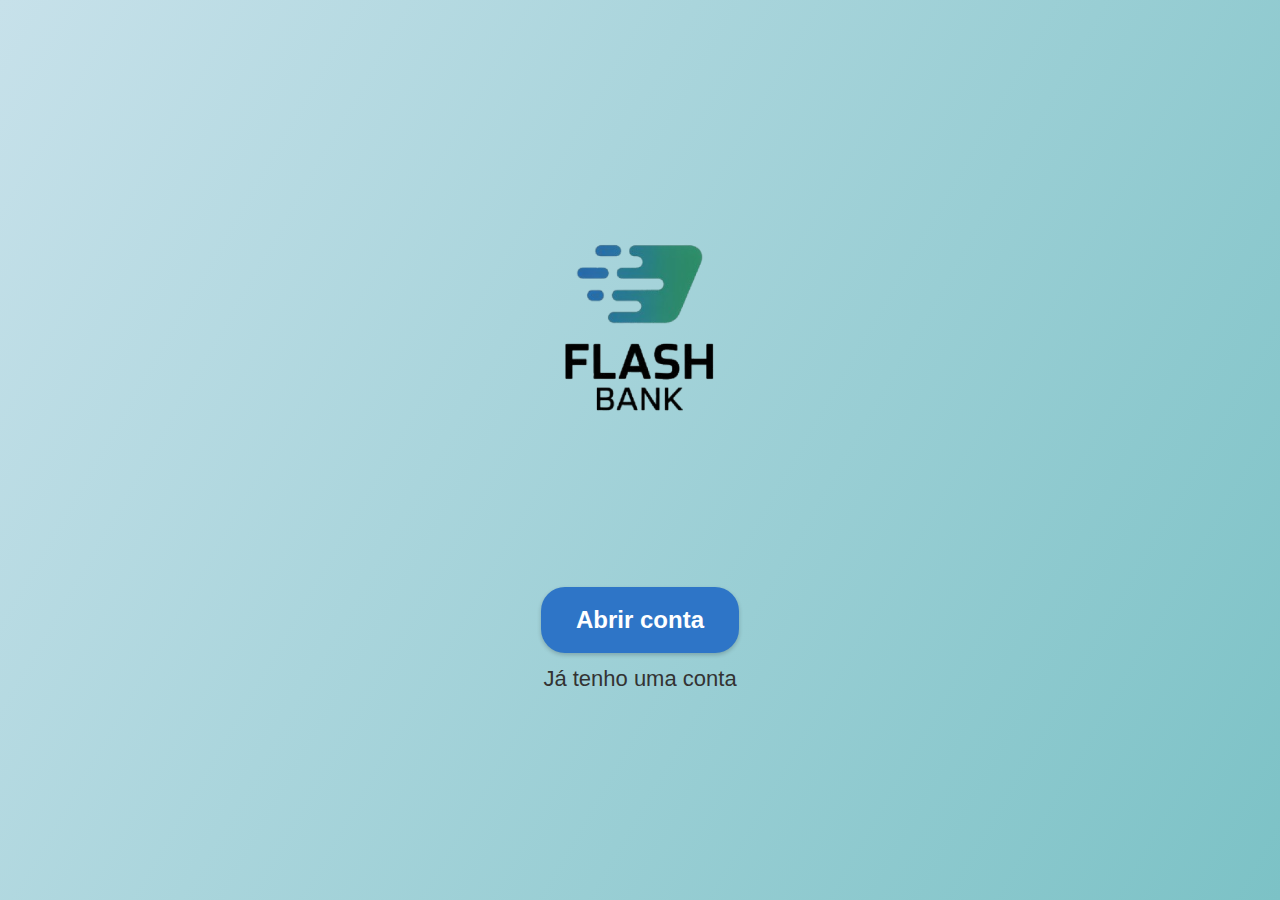
<file: index.html>
<!DOCTYPE html>
<html lang="pt-BR">
<head>
  <meta charset="UTF-8">
  <meta name="viewport" content="width=device-width, initial-scale=1.0">
  <title>Início - Flash Bank</title>
  <link rel="stylesheet" href="style.css">
</head>
<body class="tela-inicio">
  <div class="container-inicio">
    <img src="flashbank.png" alt="Logo Flash Bank" class="logo-img">
        <br><br> <br><br><br>
    <a href="login.html" class="btn-abrir">Abrir conta</a>
<p class="link-conta" onclick="location.href='login.html'">Já tenho uma conta</p>
  </div>
</body>

</html>
</file>
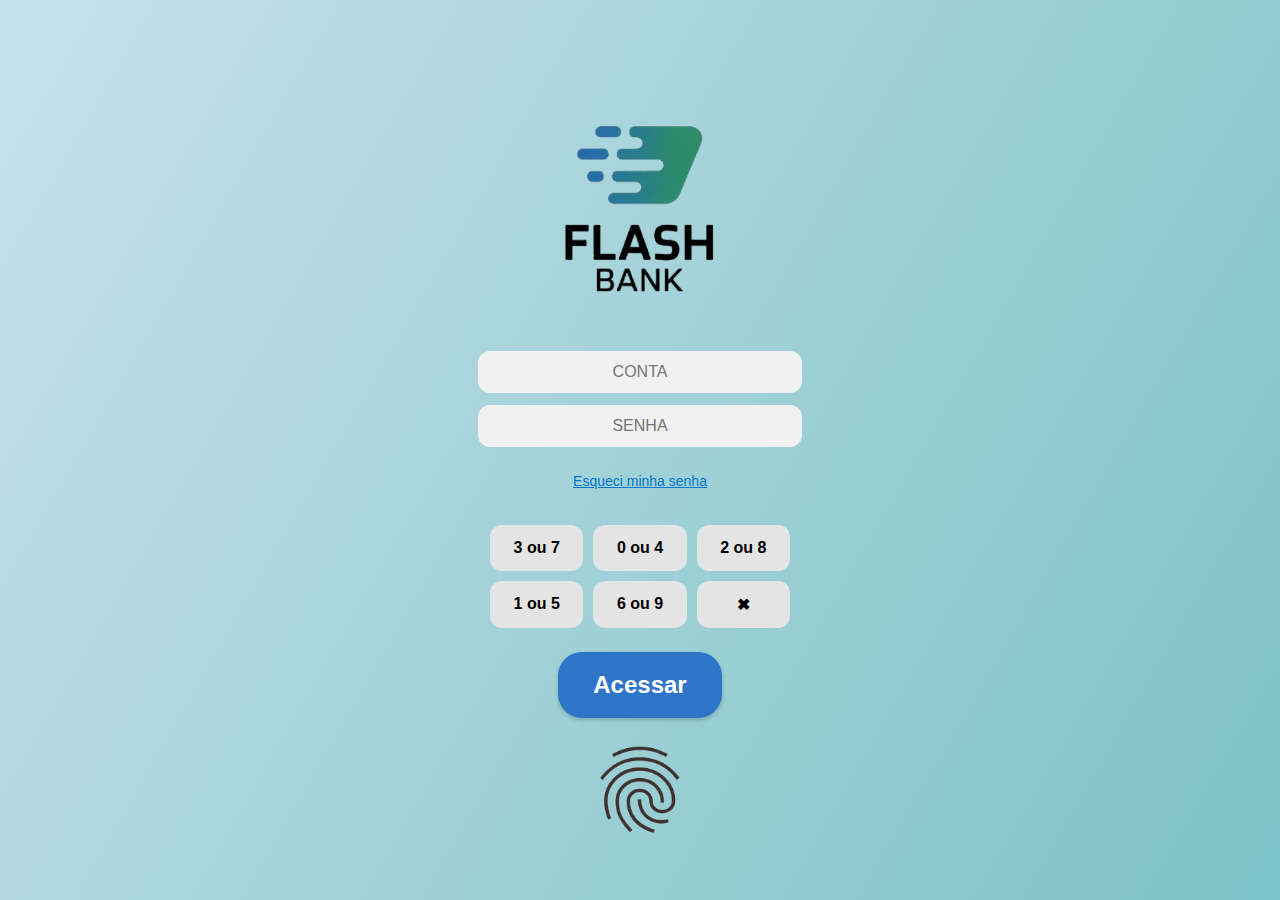
<file: login.html>
<!DOCTYPE html>
<html lang="pt-BR">
<head>
  <meta charset="UTF-8" />
  <meta name="viewport" content="width=device-width, initial-scale=1.0" />
  <title>Login - Flash Bank</title>
  <link rel="stylesheet" href="style.css" />
</head>
<body class="tela-inicio">
  <div class="container-inicio">
    <img src="flashbank.png" alt="Logo Flash Bank" class="logo-img" />

    <form class="form-login">
      <input type="text" name="conta" placeholder="CONTA" required />
      <input type="password" name="senha" placeholder="SENHA" required />
      <p class="small-link">Esqueci minha senha</p>

      <div class="keypad">
        <button type="button">3 ou 7</button>
        <button type="button">0 ou 4</button>
        <button type="button">2 ou 8</button>
        <button type="button">1 ou 5</button>
        <button type="button">6 ou 9</button>
        <button type="button" class="btn-cancelar">✖</button>
      </div>

      <a href="saldo.html" class="btn-abrir">Acessar</a>
      <img src="digital.png" alt="Ícone de digital" class="digital-icon" />
    </form>
  </div>
</body>
</html>
</file>
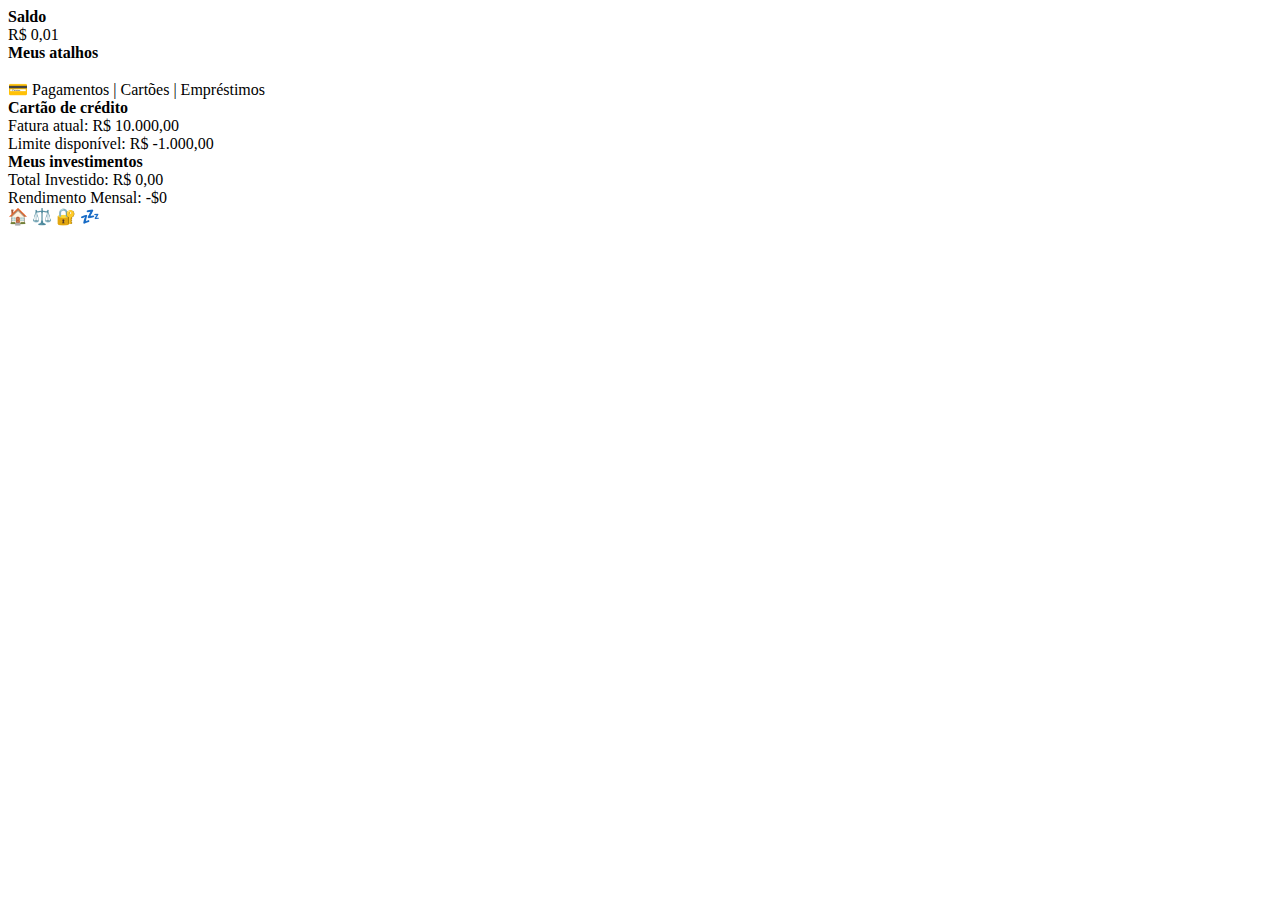
<file: saldo.html>
<!DOCTYPE html>
<html lang="pt-BR">
<head>
  <meta charset="UTF-8">
  <meta name="viewport" content="width=device-width, initial-scale=1.0">
  <title>Flash Bank - Saldo</title>
  <link rel="stylesheet" href="style.css">
</head>
<body>
  <div class="screen active">
    <div class="saldo-topo">
      <strong>Saldo</strong><br>
      <span class="valor">R$ 0,01</span>
    </div>
    <div class="box">
      <strong>Meus atalhos</strong><br><br>
      💳 Pagamentos | Cartões | Empréstimos
    </div>
    <div class="box">
      <strong>Cartão de crédito</strong><br>
      Fatura atual: R$ 10.000,00<br>
      Limite disponível: R$ -1.000,00
    </div>
    <div class="box">
      <strong>Meus investimentos</strong><br>
      Total Investido: R$ 0,00<br>
      Rendimento Mensal: -$0
    </div>
    <div class="nav-bar">
      🏠 ⚖️ 🔐 💤
    </div>
  </div>
</body>
</html>
</file>
<file: style.css>
body.tela-inicio {
  margin: 0;
  font-family: 'Inter', sans-serif;
  background: linear-gradient(120deg, #c7e1ea 0%, #7cc2c6 100%);
  height: 100vh;
  display: flex;
  justify-content: center;
  align-items: center;
}

.container-inicio {
  display: flex;
  flex-direction: column;
  align-items: center;
  justify-content: center;
  text-align: center;
  gap: 15px;
}

.logo-img {
  width: 350px;
}

.form-login {
  display: flex;
  flex-direction: column;
  align-items: center;
  width: 100%;
  max-width: 300px;
  gap: 12px;
}

.form-login input {
  width: 100%;
  padding: 12px;
  border-radius: 12px;
  border: none;
  font-size: 16px;
  background-color: #f1f1f1;
  text-align: center;
}

.small-link {
  font-size: 14px;
  color: #0077cc;
  cursor: pointer;
  text-decoration: underline;
}

.keypad {
  display: grid;
  grid-template-columns: repeat(3, 1fr);
  gap: 10px;
  margin-top: 10px;
  width: 100%;
}

.keypad button {
  padding: 14px 0;
  border: none;
  border-radius: 12px;
  font-size: 16px;
  background-color: #e4e4e4;
  cursor: pointer;
  font-weight: bold;
}

.btn-cancelar {
  background-color: #888;
  color: rgb(0, 0, 0);
}

.btn-abrir {
  background-color: #2e75c7;
  color: white;
  padding: 19px 35px;
  border-radius: 24px;
  text-decoration: none;
  font-weight: bold;
  font-size: 24px;
  box-shadow: 0 2px 4px rgba(0,0,0,0.2);
  width: auto;
  margin-top: 12px;
  cursor: pointer;
}

.digital-icon {
  width: 80px;
  margin-top: 16px;
}

.link-conta {
  color: #333;
  font-size: 22px;
  cursor: pointer;
  margin-top: -2px;
}
</file>
